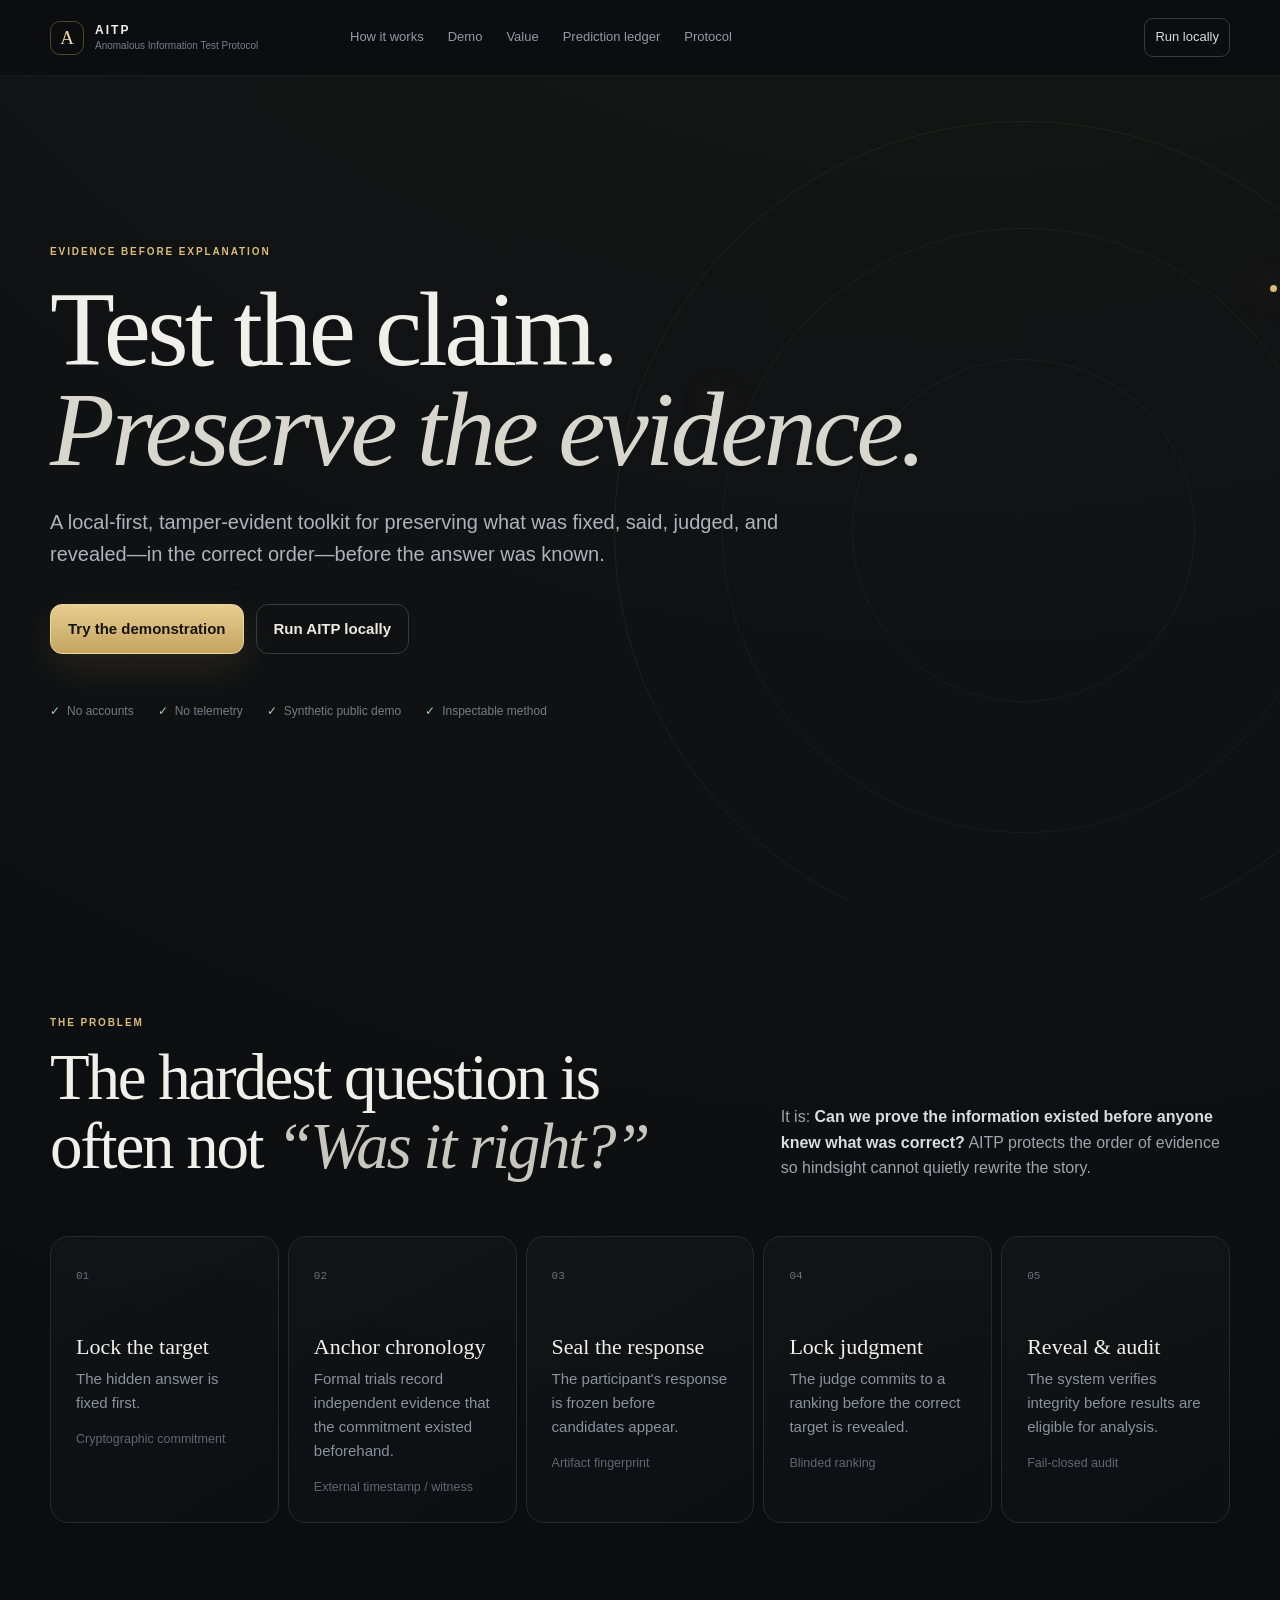
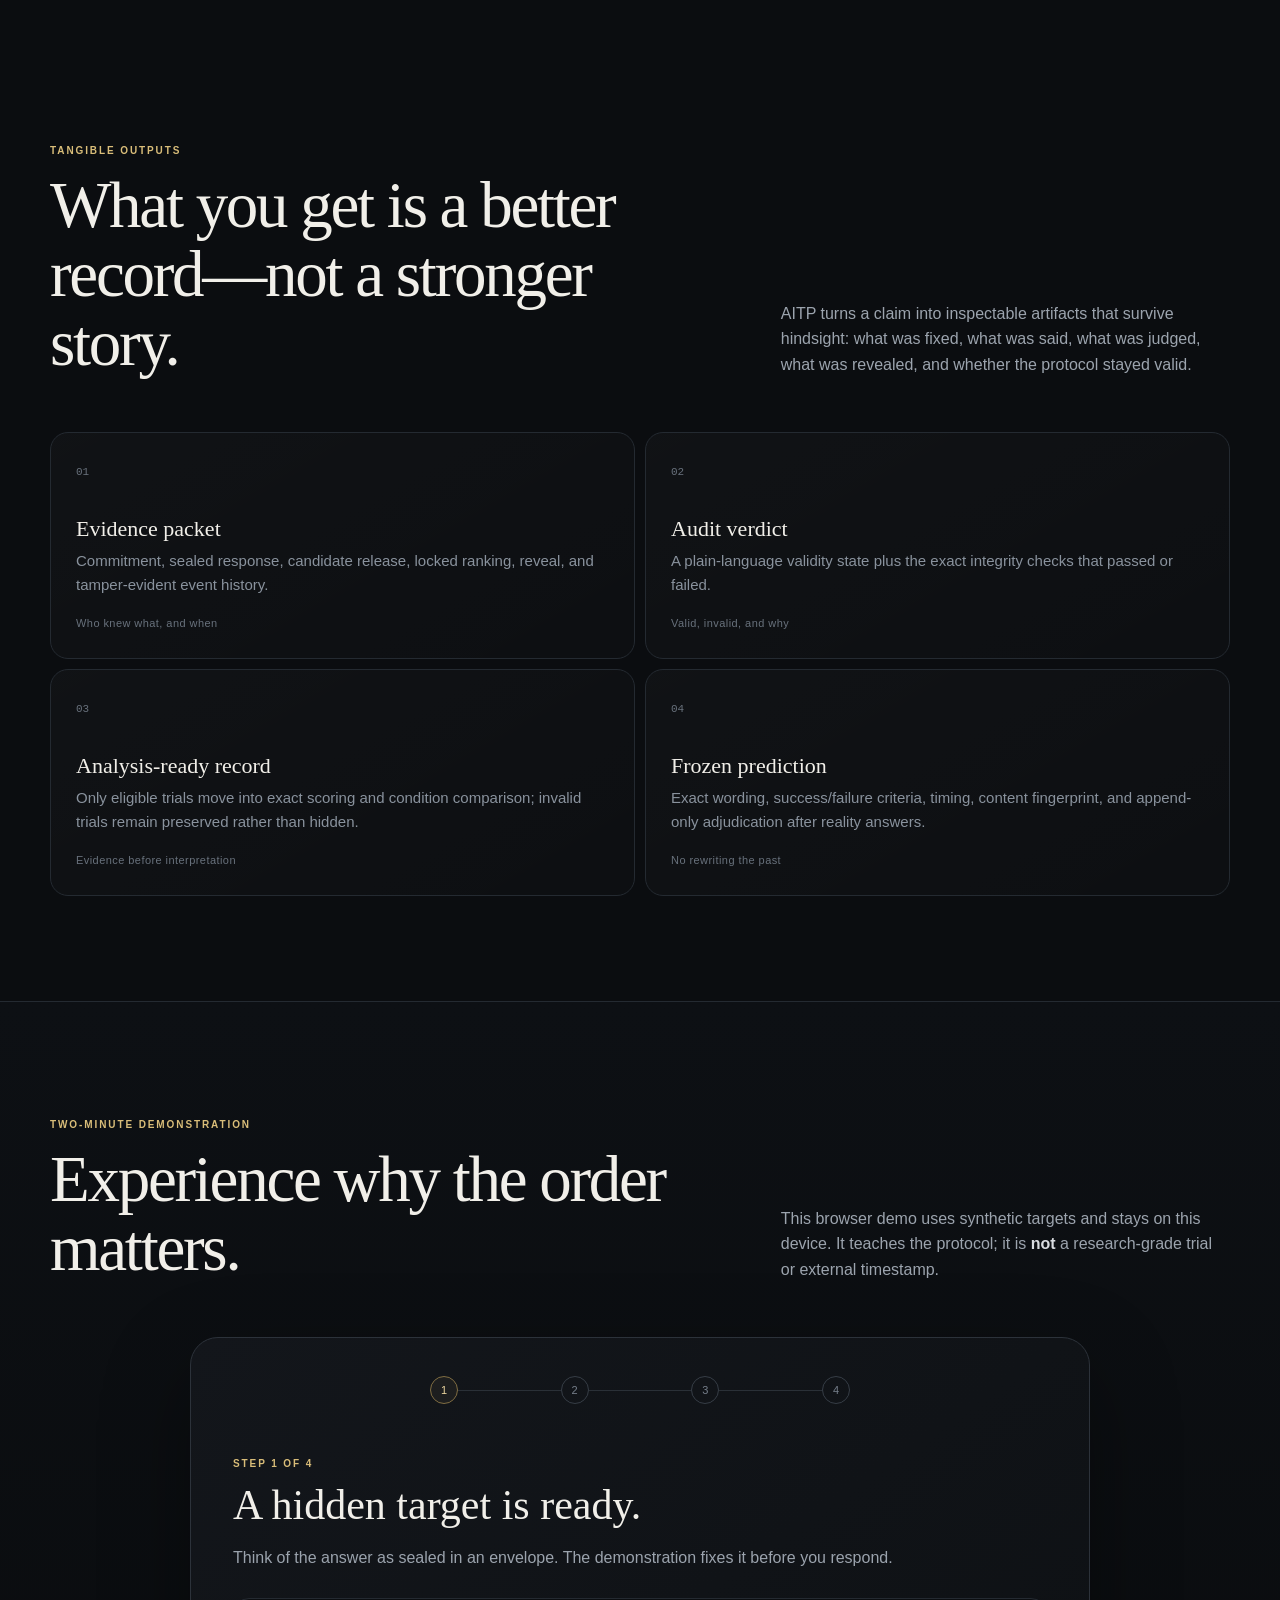
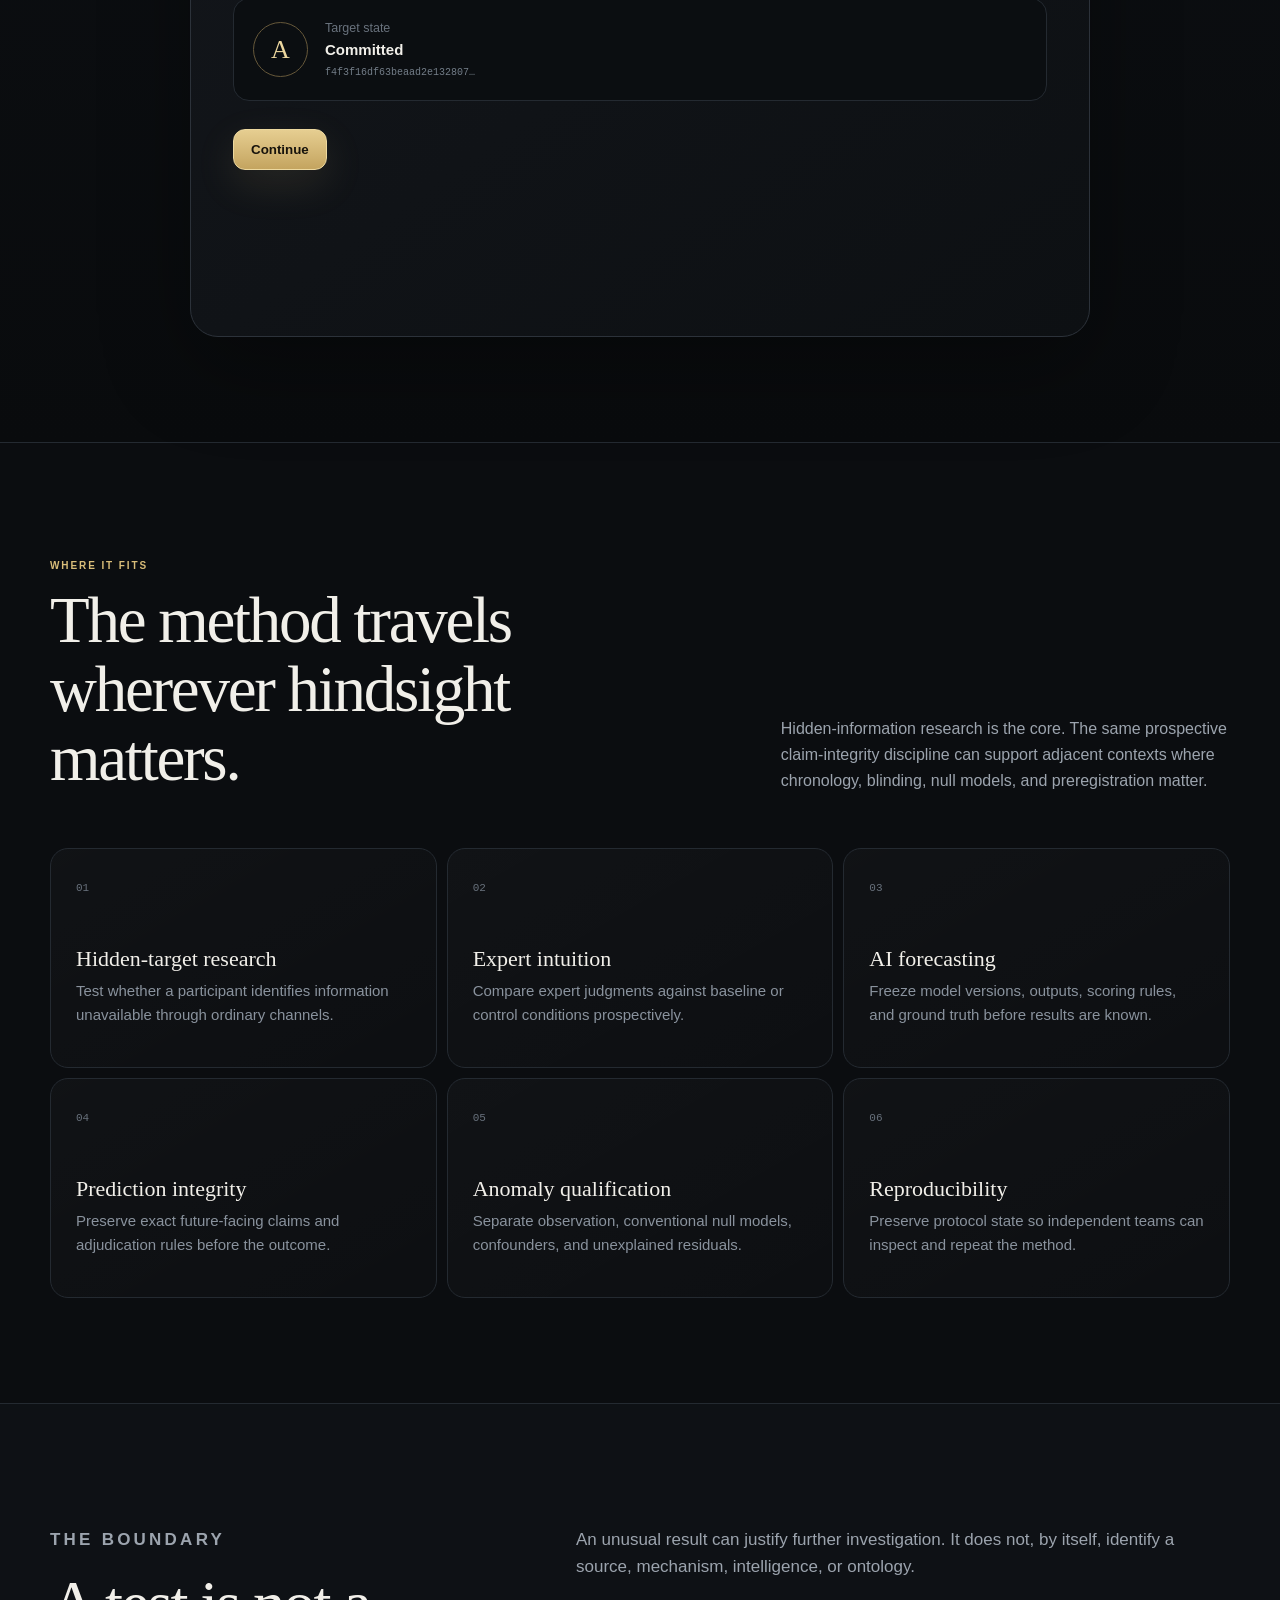
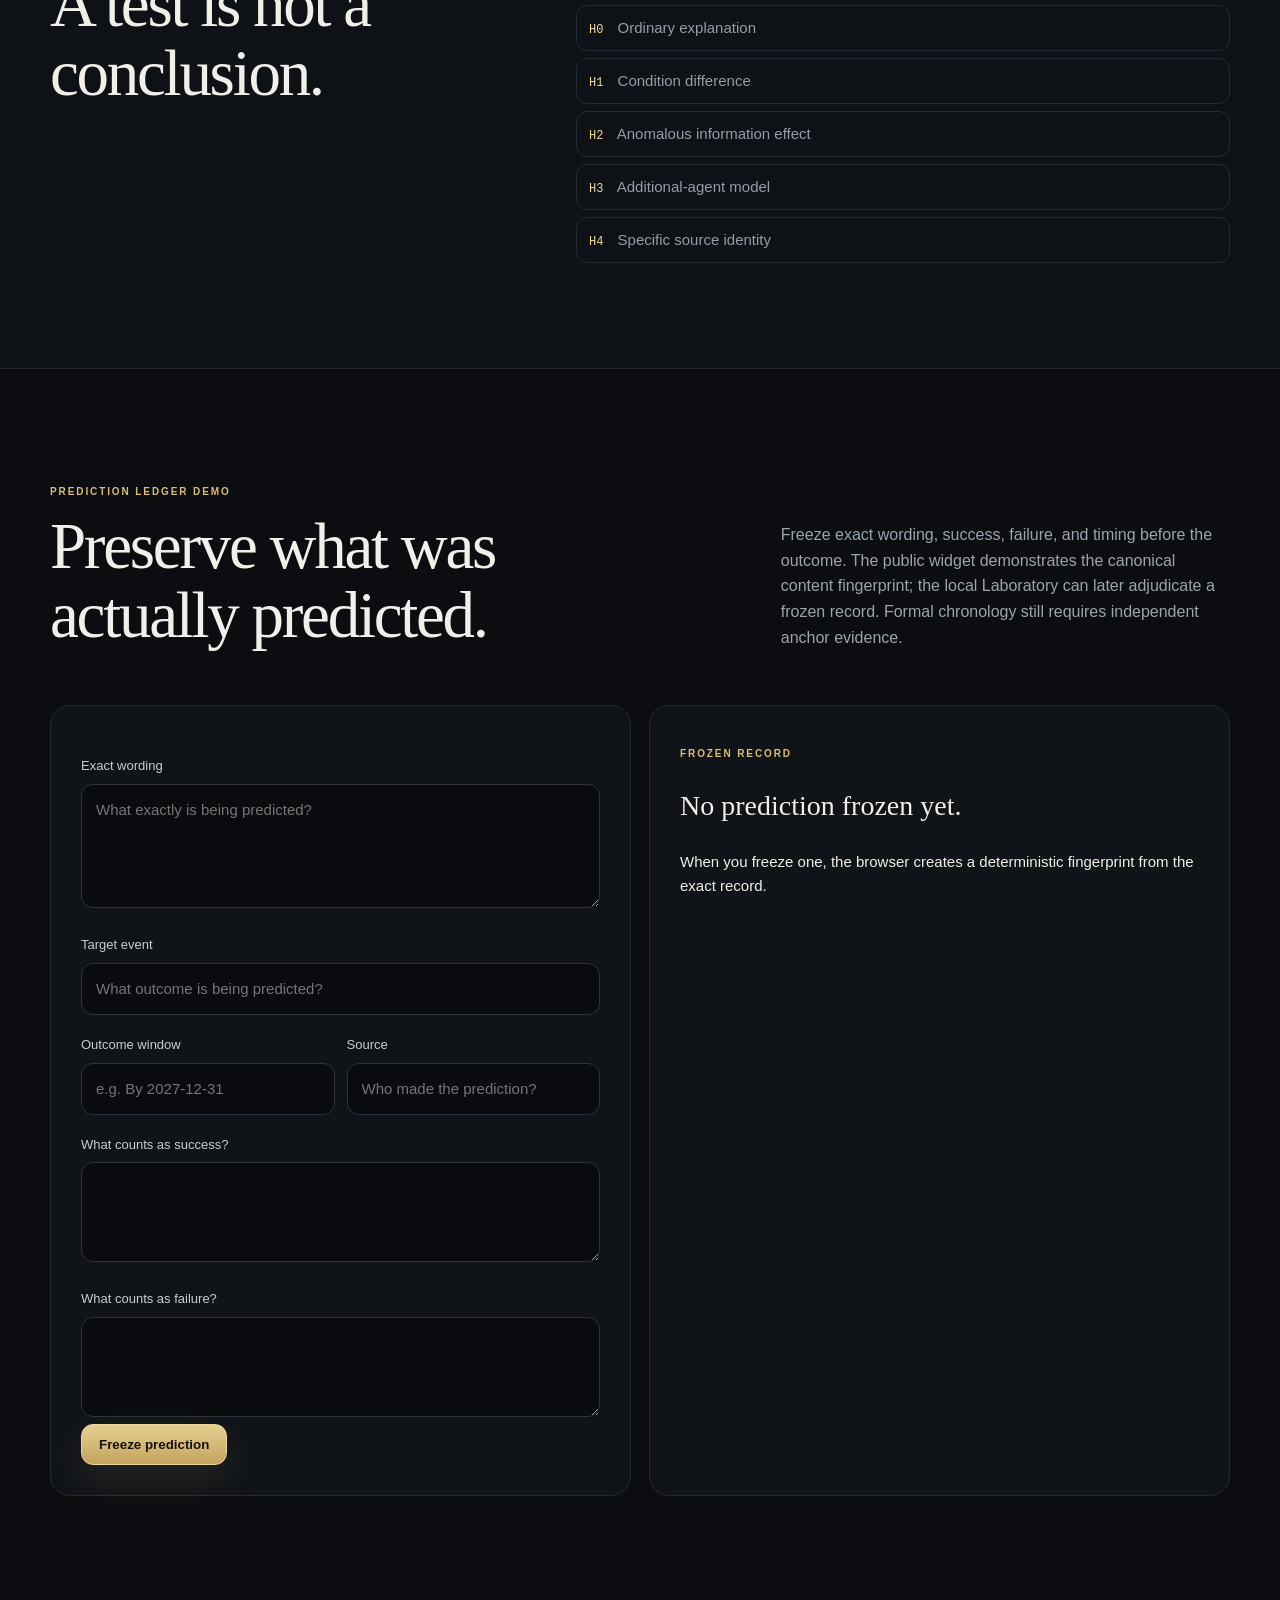
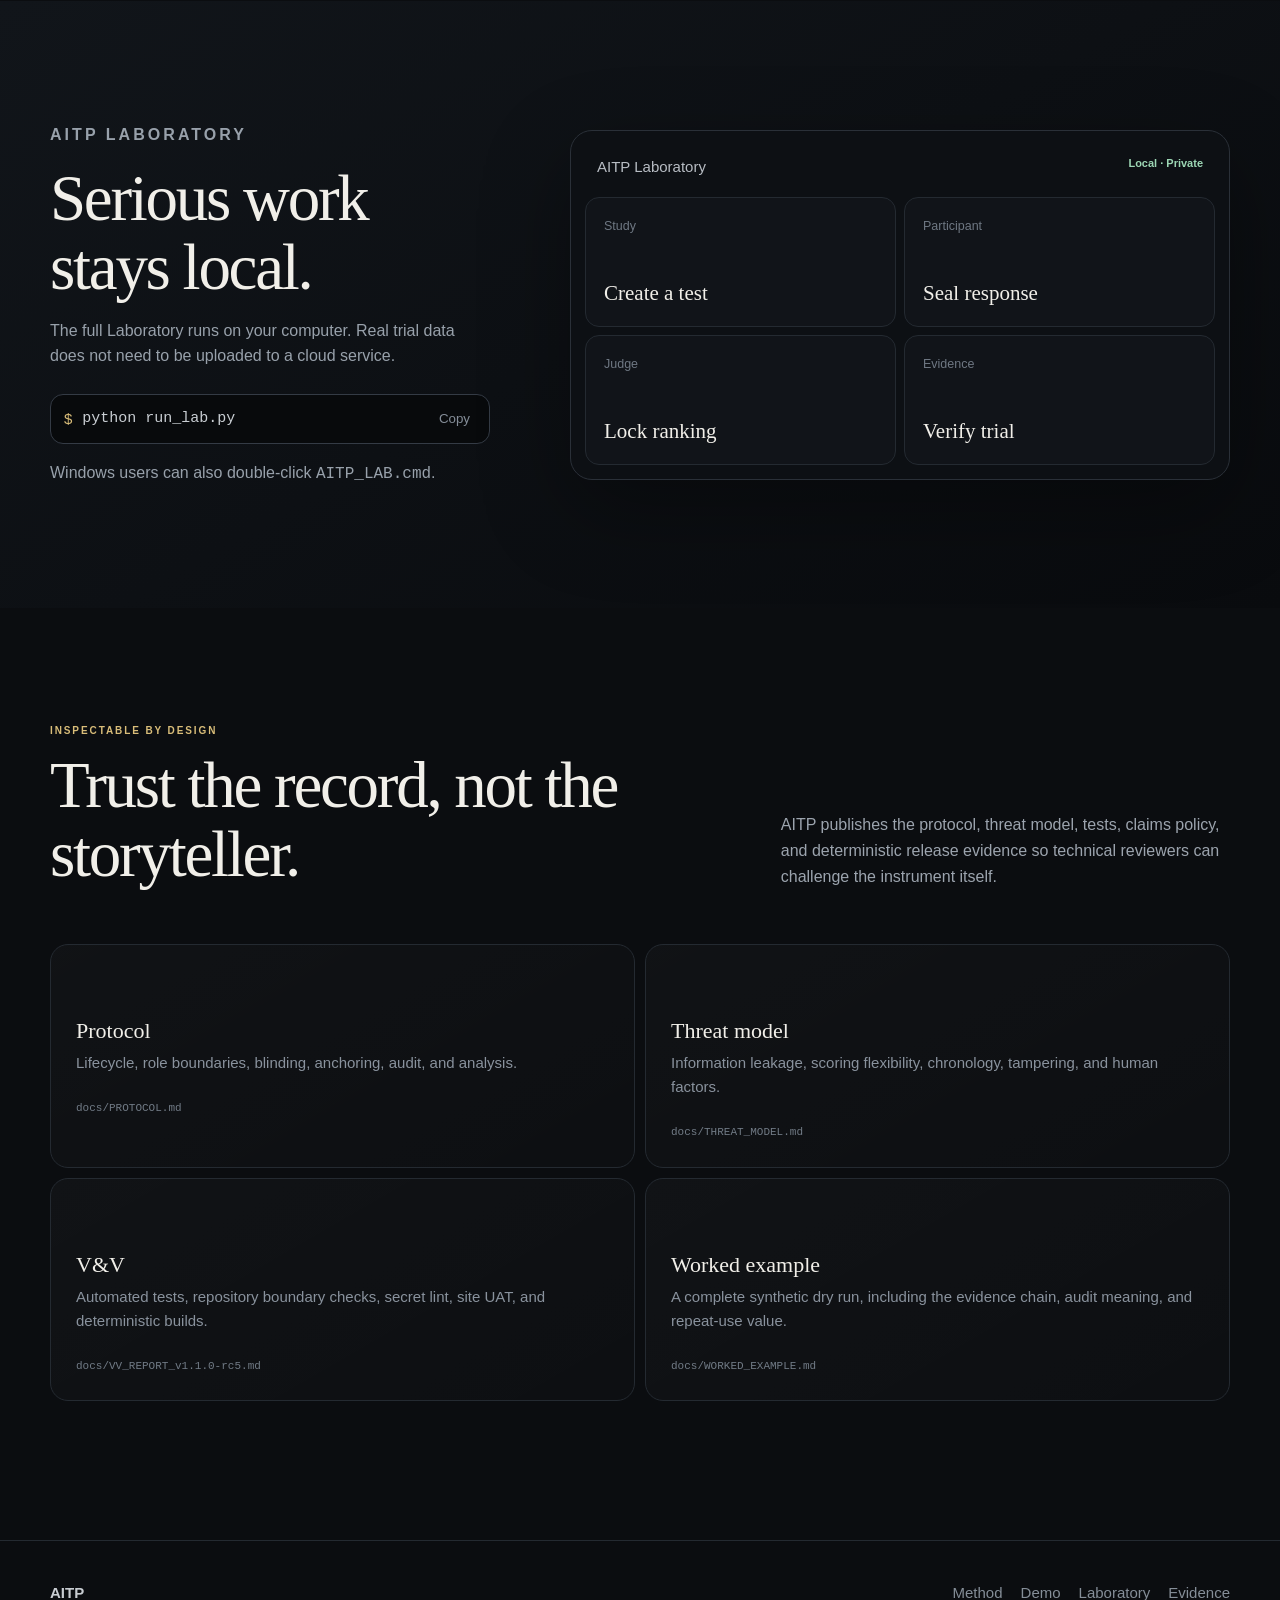
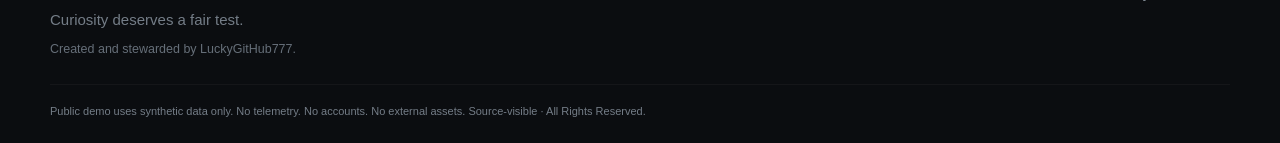
<file: site/index.html>
<!doctype html>
<html lang="en">
<head>
  <meta charset="utf-8">
  <meta name="viewport" content="width=device-width,initial-scale=1">
  <meta name="color-scheme" content="dark">
  <meta name="description" content="AITP — a tamper-evident method for testing whether information existed before the answer was known.">
  <meta name="theme-color" content="#0b0d10">
  <meta http-equiv="Content-Security-Policy" content="default-src 'self'; script-src 'self'; style-src 'self'; img-src 'self' data:; connect-src 'none'; font-src 'self'; object-src 'none'; base-uri 'none'; form-action 'none'">
  <title>AITP — Test the claim. Preserve the evidence.</title>
  <link rel="icon" href="favicon.svg" type="image/svg+xml">
  <link rel="stylesheet" href="styles.css">
</head>
<body>
<a class="skip" href="#main">Skip to content</a>
<header class="bar">
  <a class="brand" href="#top" aria-label="AITP home"><span class="brand-mark">A</span><span><strong>AITP</strong><small>Anomalous Information Test Protocol</small></span></a>
  <nav aria-label="Primary navigation">
    <a href="#how">How it works</a><a href="#demo">Demo</a><a href="#value">Value</a><a href="#ledger">Prediction ledger</a><a href="#inspect">Protocol</a>
  </nav>
  <a class="nav-cta" href="#laboratory">Run locally</a>
</header>
<main id="main">
  <section class="hero" id="top">
    <div class="orbital" aria-hidden="true"><span></span><span></span><span></span></div>
    <div class="shell hero-inner">
      <p class="eyebrow">Evidence before explanation</p>
      <h1>Test the claim.<br><em>Preserve the evidence.</em></h1>
      <p class="lead">A local-first, tamper-evident toolkit for preserving what was fixed, said, judged, and revealed—in the correct order—before the answer was known.</p>
      <div class="actions"><a class="button primary" href="#demo">Try the demonstration</a><a class="button quiet" href="#laboratory">Run AITP locally</a></div>
      <div class="trust"><span>No accounts</span><span>No telemetry</span><span>Synthetic public demo</span><span>Inspectable method</span></div>
    </div>
  </section>

  <section id="how" class="section shell">
    <div class="split-head"><div><p class="eyebrow">The problem</p><h2>The hardest question is often not <em>“Was it right?”</em></h2></div><p>It is: <strong>Can we prove the information existed before anyone knew what was correct?</strong> AITP protects the order of evidence so hindsight cannot quietly rewrite the story.</p></div>
    <div class="sequence" aria-label="AITP lifecycle">
      <article><b>01</b><h3>Lock the target</h3><p>The hidden answer is fixed first.</p><small>Cryptographic commitment</small></article>
      <article><b>02</b><h3>Anchor chronology</h3><p>Formal trials record independent evidence that the commitment existed beforehand.</p><small>External timestamp / witness</small></article>
      <article><b>03</b><h3>Seal the response</h3><p>The participant's response is frozen before candidates appear.</p><small>Artifact fingerprint</small></article>
      <article><b>04</b><h3>Lock judgment</h3><p>The judge commits to a ranking before the correct target is revealed.</p><small>Blinded ranking</small></article>
      <article><b>05</b><h3>Reveal & audit</h3><p>The system verifies integrity before results are eligible for analysis.</p><small>Fail-closed audit</small></article>
    </div>
  </section>

  <section id="value" class="section shell value">
    <div class="split-head"><div><p class="eyebrow">Tangible outputs</p><h2>What you get is a better record—not a stronger story.</h2></div><p>AITP turns a claim into inspectable artifacts that survive hindsight: what was fixed, what was said, what was judged, what was revealed, and whether the protocol stayed valid.</p></div>
    <div class="value-grid">
      <article><span>01</span><h3>Evidence packet</h3><p>Commitment, sealed response, candidate release, locked ranking, reveal, and tamper-evident event history.</p><small>Who knew what, and when</small></article>
      <article><span>02</span><h3>Audit verdict</h3><p>A plain-language validity state plus the exact integrity checks that passed or failed.</p><small>Valid, invalid, and why</small></article>
      <article><span>03</span><h3>Analysis-ready record</h3><p>Only eligible trials move into exact scoring and condition comparison; invalid trials remain preserved rather than hidden.</p><small>Evidence before interpretation</small></article>
      <article><span>04</span><h3>Frozen prediction</h3><p>Exact wording, success/failure criteria, timing, content fingerprint, and append-only adjudication after reality answers.</p><small>No rewriting the past</small></article>
    </div>
  </section>

  <section id="demo" class="section demo-wrap">
    <div class="shell">
      <div class="split-head"><div><p class="eyebrow">Two-minute demonstration</p><h2>Experience why the order matters.</h2></div><p>This browser demo uses synthetic targets and stays on this device. It teaches the protocol; it is <strong>not</strong> a research-grade trial or external timestamp.</p></div>
      <div class="demo-card" id="demo-card">
        <div class="demo-progress" aria-label="Demo progress"><span class="active">1</span><i></i><span>2</span><i></i><span>3</span><i></i><span>4</span></div>
        <div class="demo-panel active" data-demo-step="1">
          <p class="step-label">Step 1 of 4</p><h3>A hidden target is ready.</h3><p class="demo-copy">Think of the answer as sealed in an envelope. The demonstration fixes it before you respond.</p>
          <div class="seal-visual"><div class="seal-disc">A</div><div><small>Target state</small><strong>Committed</strong><code id="commit-preview">Preparing…</code></div></div>
          <button class="button primary" id="demo-start">Continue</button>
        </div>
        <div class="demo-panel" data-demo-step="2">
          <p class="step-label">Step 2 of 4</p><h3>Describe the hidden target.</h3><p class="demo-copy">Write impressions: shapes, colors, textures, setting, motion, temperature, or sounds. Do not search for an answer.</p>
          <label for="demo-response">Your response</label><textarea id="demo-response" rows="7" placeholder="Example: tall vertical shape, near water, warm red color…"></textarea>
          <p class="micro">Once sealed, the demo will not let you edit this response.</p><button class="button primary" id="seal-response">Seal response</button>
        </div>
        <div class="demo-panel" data-demo-step="3">
          <p class="step-label">Step 3 of 4</p><h3>Rank the candidates.</h3><p class="demo-copy">Best match first. The correct target is still hidden.</p>
          <div id="candidate-list" class="candidate-list" role="list" aria-label="Candidate ranking"></div><div id="ranking-live" class="sr-only" aria-live="polite"></div>
          <p class="micro">Use Move up / Move down. Keyboard and touch both work.</p><button class="button primary" id="lock-ranking">Lock ranking</button>
        </div>
        <div class="demo-panel" data-demo-step="4">
          <p class="step-label">Step 4 of 4</p><h3>Reveal.</h3>
          <div class="reveal-grid"><div class="target-art" id="reveal-art" aria-hidden="true"></div><div><p class="eyebrow">True target</p><h4 id="reveal-label">—</h4><p id="reveal-detail">—</p></div></div>
          <div class="integrity"><span>Target fixed first</span><span>Response sealed before candidates</span><span>Ranking sealed before reveal</span><span>Evidence fingerprints generated</span></div>
          <div class="meaning"><small>What this result means</small><p id="demo-meaning"></p><strong>A single demonstration is not evidence of an anomalous information effect.</strong></div>
          <details><summary>Technical fingerprints</summary><pre id="demo-tech"></pre></details>
          <div class="actions"><button class="button primary" id="demo-again">Try another</button><a class="button quiet" href="#laboratory">See the real Laboratory</a></div>
        </div>
        <div class="live" id="demo-live" aria-live="polite"></div>
      </div>
    </div>
  </section>

  <section id="uses" class="section shell">
    <div class="split-head"><div><p class="eyebrow">Where it fits</p><h2>The method travels wherever hindsight matters.</h2></div><p>Hidden-information research is the core. The same prospective claim-integrity discipline can support adjacent contexts where chronology, blinding, null models, and preregistration matter.</p></div>
    <div class="use-grid">
      <article><span>01</span><h3>Hidden-target research</h3><p>Test whether a participant identifies information unavailable through ordinary channels.</p></article>
      <article><span>02</span><h3>Expert intuition</h3><p>Compare expert judgments against baseline or control conditions prospectively.</p></article>
      <article><span>03</span><h3>AI forecasting</h3><p>Freeze model versions, outputs, scoring rules, and ground truth before results are known.</p></article>
      <article><span>04</span><h3>Prediction integrity</h3><p>Preserve exact future-facing claims and adjudication rules before the outcome.</p></article>
      <article><span>05</span><h3>Anomaly qualification</h3><p>Separate observation, conventional null models, confounders, and unexplained residuals.</p></article>
      <article><span>06</span><h3>Reproducibility</h3><p>Preserve protocol state so independent teams can inspect and repeat the method.</p></article>
    </div>
  </section>

  <section class="section boundary">
    <div class="shell boundary-inner"><div><p class="eyebrow">The boundary</p><h2>A test is not a conclusion.</h2></div><div><p>An unusual result can justify further investigation. It does not, by itself, identify a source, mechanism, intelligence, or ontology.</p><div class="ladder"><span><b>H0</b> Ordinary explanation</span><span><b>H1</b> Condition difference</span><span><b>H2</b> Anomalous information effect</span><span><b>H3</b> Additional-agent model</span><span><b>H4</b> Specific source identity</span></div></div></div>
  </section>

  <section id="ledger" class="section shell">
    <div class="split-head"><div><p class="eyebrow">Prediction Ledger demo</p><h2>Preserve what was actually predicted.</h2></div><p>Freeze exact wording, success, failure, and timing before the outcome. The public widget demonstrates the canonical content fingerprint; the local Laboratory can later adjudicate a frozen record. Formal chronology still requires independent anchor evidence.</p></div>
    <div class="ledger-grid">
      <form id="prediction-form" class="panel">
        <label for="pred-wording">Exact wording</label><textarea id="pred-wording" rows="4" required placeholder="What exactly is being predicted?"></textarea>
        <label for="pred-event">Target event</label><input id="pred-event" placeholder="What outcome is being predicted?">
        <div class="two"><div><label for="pred-window">Outcome window</label><input id="pred-window" placeholder="e.g. By 2027-12-31"></div><div><label for="pred-source">Source</label><input id="pred-source" placeholder="Who made the prediction?"></div></div>
        <label for="pred-success">What counts as success?</label><textarea id="pred-success" rows="3" required></textarea>
        <label for="pred-failure">What counts as failure?</label><textarea id="pred-failure" rows="3" required></textarea>
        <button class="button primary" type="submit">Freeze prediction</button>
      </form>
      <div class="panel ledger-output" id="prediction-output"><p class="eyebrow">Frozen record</p><h3>No prediction frozen yet.</h3><p>When you freeze one, the browser creates a deterministic fingerprint from the exact record.</p></div>
    </div>
  </section>

  <section id="laboratory" class="section laboratory">
    <div class="shell lab-public">
      <div><p class="eyebrow">AITP Laboratory</p><h2>Serious work stays local.</h2><p>The full Laboratory runs on your computer. Real trial data does not need to be uploaded to a cloud service.</p>
        <div class="terminal" role="group" aria-label="Launch command"><span>$</span><code>python run_lab.py</code><button id="copy-lab" aria-label="Copy launch command">Copy</button></div>
        <p class="micro">Windows users can also double-click <code>AITP_LAB.cmd</code>.</p></div>
      <div class="instrument"><div class="instrument-top"><span>AITP Laboratory</span><b>Local · Private</b></div><div class="instrument-body"><article><small>Study</small><strong>Create a test</strong></article><article><small>Participant</small><strong>Seal response</strong></article><article><small>Judge</small><strong>Lock ranking</strong></article><article><small>Evidence</small><strong>Verify trial</strong></article></div></div>
    </div>
  </section>

  <section id="inspect" class="section shell inspect">
    <div class="split-head"><div><p class="eyebrow">Inspectable by design</p><h2>Trust the record, not the storyteller.</h2></div><p>AITP publishes the protocol, threat model, tests, claims policy, and deterministic release evidence so technical reviewers can challenge the instrument itself.</p></div>
    <div class="inspect-grid"><article><h3>Protocol</h3><p>Lifecycle, role boundaries, blinding, anchoring, audit, and analysis.</p><code>docs/PROTOCOL.md</code></article><article><h3>Threat model</h3><p>Information leakage, scoring flexibility, chronology, tampering, and human factors.</p><code>docs/THREAT_MODEL.md</code></article><article><h3>V&amp;V</h3><p>Automated tests, repository boundary checks, secret lint, site UAT, and deterministic builds.</p><code>docs/VV_REPORT_v1.1.0-rc5.md</code></article><article><h3>Worked example</h3><p>A complete synthetic dry run, including the evidence chain, audit meaning, and repeat-use value.</p><code>docs/WORKED_EXAMPLE.md</code></article></div>
    <div class="actions"><a class="button primary" id="github-link" href="#" rel="noopener">Inspect on GitHub</a><a class="button quiet" id="example-link" href="#" rel="noopener">Read worked example</a><a class="button quiet" id="citation-link" href="#" rel="noopener">Cite AITP</a></div>
  </section>
</main>
<footer><div class="shell footer"><div><strong>AITP</strong><p>Curiosity deserves a fair test.</p><small>Created and stewarded by LuckyGitHub777.</small></div><div><a href="#how">Method</a><a href="#demo">Demo</a><a href="#laboratory">Laboratory</a><a href="#inspect">Evidence</a></div></div><div class="shell footer-note">Public demo uses synthetic data only. No telemetry. No accounts. No external assets. Source-visible · All Rights Reserved.</div></footer>
<div id="alert" class="alert" role="alert" aria-live="assertive" hidden></div><div id="toast" role="status" aria-live="polite"></div>
<script src="app.js"></script>
</body>
</html>
</file>
<file: site/styles.css>
:root{--bg:#0b0d10;--surface:#111419;--surface2:#151920;--line:#242a31;--line2:#343b45;--text:#f1efe9;--muted:#929aa5;--gold:#d9bd79;--gold2:#edd79f;--good:#9dd7b5;--bad:#e3a29e;--shell:min(1180px,calc(100% - 48px));--radius:22px;--shadow:0 30px 90px rgba(0,0,0,.32)}
*{box-sizing:border-box}html{scroll-behavior:smooth;background:var(--bg)}body{margin:0;background:radial-gradient(circle at 75% -10%,rgba(217,189,121,.07),transparent 26%),var(--bg);color:var(--text);font:15px/1.6 Inter,ui-sans-serif,-apple-system,BlinkMacSystemFont,"Segoe UI",sans-serif}a{color:inherit}.skip{position:fixed;left:12px;top:-60px;background:#fff;color:#111;padding:8px 12px;border-radius:8px;z-index:100}.skip:focus{top:12px}.shell{width:var(--shell);margin:auto}.bar{position:sticky;top:0;z-index:50;min-height:76px;display:flex;align-items:center;gap:30px;padding:0 max(24px,calc((100vw - 1180px)/2));border-bottom:1px solid rgba(255,255,255,.06);background:rgba(11,13,16,.83);backdrop-filter:blur(20px)}.brand{display:flex;align-items:center;gap:11px;text-decoration:none;min-width:260px}.brand-mark{width:34px;height:34px;display:grid;place-items:center;border:1px solid #50472f;border-radius:10px;color:var(--gold2);font:19px Georgia,serif}.brand strong,.brand small{display:block}.brand strong{font-size:12px;letter-spacing:.17em}.brand small{font-size:10px;color:#777f8a;margin-top:-2px}.bar nav{display:flex;gap:4px;flex:1}.bar nav a,.nav-cta{text-decoration:none;color:#939ba6;padding:8px 10px;border-radius:9px;font-size:13px}.bar nav a:hover,.bar nav a:focus-visible{color:#fff;background:rgba(255,255,255,.04)}.nav-cta{border:1px solid var(--line2);color:#d7dbe0;white-space:nowrap}.hero{min-height:calc(100vh - 76px);display:grid;align-items:center;position:relative;overflow:hidden}.hero-inner{padding:95px 0 115px;position:relative;z-index:2}.eyebrow,.step-label{text-transform:uppercase;letter-spacing:.19em;color:var(--gold);font-size:10px;font-weight:700}.hero h1,.section h2{font-family:Georgia,"Times New Roman",serif;font-weight:400;letter-spacing:-.035em}.hero h1{font-size:clamp(58px,8.3vw,108px);line-height:.94;margin:20px 0 27px;max-width:930px}.hero h1 em{font-weight:400;color:#d9d6cd}.lead{font-size:20px;line-height:1.58;color:#adb4bd;max-width:740px}.actions{display:flex;gap:12px;flex-wrap:wrap;margin-top:34px}.button{appearance:none;border:1px solid var(--line2);background:#15191f;color:#eeeae0;text-decoration:none;border-radius:12px;padding:12px 17px;font-weight:700;cursor:pointer;transition:transform .16s,border-color .16s,background .16s}.button:hover{transform:translateY(-1px);border-color:#545c66}.button:focus-visible,button:focus-visible,a:focus-visible,input:focus-visible,textarea:focus-visible,summary:focus-visible{outline:2px solid var(--gold2);outline-offset:3px}.button.primary{background:linear-gradient(180deg,#e6ce91,#c4a45f);color:#17130c;border-color:#ecd89f;box-shadow:0 14px 40px rgba(217,189,121,.12)}.button.quiet{background:transparent}.trust{display:flex;flex-wrap:wrap;gap:10px 24px;margin-top:48px;color:#747d88;font-size:12px}.trust span:before{content:"✓";color:var(--good);margin-right:7px}.orbital{position:absolute;right:-12vw;top:5vh;width:min(64vw,850px);aspect-ratio:1;border:1px solid rgba(217,189,121,.08);border-radius:50%}.orbital:before,.orbital:after{content:"";position:absolute;inset:13%;border:1px solid rgba(217,189,121,.06);border-radius:50%;transform:rotate(23deg)}.orbital:after{inset:29%;border-color:rgba(255,255,255,.045);transform:rotate(-18deg)}.orbital span{position:absolute;width:7px;height:7px;background:var(--gold);border-radius:50%;box-shadow:0 0 30px rgba(217,189,121,.65)}.orbital span:nth-child(1){left:12%;top:34%}.orbital span:nth-child(2){right:19%;top:20%}.orbital span:nth-child(3){right:10%;bottom:29%}.section{padding:105px 0}.split-head{display:grid;grid-template-columns:1.15fr .8fr;gap:85px;align-items:end;margin-bottom:55px}.section h2{font-size:clamp(39px,5.2vw,65px);line-height:1.06;margin:12px 0 0}.section h2 em{font-weight:400;color:#c9c6bd}.split-head>p{color:#9ca4ae;font-size:16px;margin:0}.split-head strong{color:#d9dce0}.sequence{display:grid;grid-template-columns:repeat(5,1fr);gap:9px}.sequence article,.use-grid article,.inspect-grid article,.value-grid article{min-height:220px;padding:25px;border:1px solid var(--line);border-radius:18px;background:linear-gradient(150deg,rgba(255,255,255,.025),rgba(255,255,255,.006))}.sequence b,.use-grid article>span,.value-grid article>span{font:11px ui-monospace,monospace;color:#68717c}.sequence h3,.use-grid h3,.inspect-grid h3,.value-grid h3{font:400 22px Georgia,serif;margin:48px 0 7px}.sequence p,.use-grid p,.inspect-grid p,.value-grid p{color:#89929d;margin:0}.sequence small{display:block;color:#5f6873;margin-top:14px}.demo-wrap{background:linear-gradient(180deg,#0d1014,#090b0d);border-top:1px solid var(--line);border-bottom:1px solid var(--line)}.demo-card{max-width:900px;margin:auto;border:1px solid #2c323a;background:linear-gradient(145deg,#13161b,#0d1013);border-radius:28px;padding:38px 42px;box-shadow:var(--shadow);min-height:600px}.demo-progress{display:flex;align-items:center;max-width:420px;margin:0 auto 52px}.demo-progress span{width:28px;height:28px;display:grid;place-items:center;border:1px solid #363d46;border-radius:50%;color:#767f8b;font-size:11px}.demo-progress span.active{border-color:#806d42;color:var(--gold2);background:rgba(217,189,121,.06)}.demo-progress i{height:1px;background:#2a3037;flex:1}.demo-panel{display:none}.demo-panel.active{display:block}.demo-panel h3{font:400 42px/1.1 Georgia,serif;margin:10px 0 15px}.demo-copy{color:#9ba3ad;font-size:16px;max-width:670px}.seal-visual{display:flex;align-items:center;gap:17px;padding:19px;border:1px solid var(--line);border-radius:16px;background:#0b0e11;margin:28px 0}.seal-disc{width:55px;height:55px;border-radius:50%;border:1px solid #66583a;display:grid;place-items:center;font:26px Georgia,serif;color:var(--gold2)}.seal-visual small,.seal-visual strong,.seal-visual code{display:block}.seal-visual small{color:#69727d}.seal-visual code{color:#737d88;font-size:10px;margin-top:3px;word-break:break-all}label{display:block;color:#c9cdd2;font-size:13px;margin:20px 0 7px}textarea,input{width:100%;background:#090b0e;color:#eeeae2;border:1px solid #2d333b;border-radius:12px;padding:13px 14px;font:inherit}textarea{resize:vertical}.micro{font-size:12px;color:#6d7680}.candidate-list{display:grid;gap:9px;margin:24px 0}.candidate{display:grid;grid-template-columns:42px 84px 1fr auto;gap:14px;align-items:center;border:1px solid var(--line);border-radius:15px;padding:12px;background:#0a0d10}.rank{width:36px;height:36px;border-radius:10px;background:#171b20;display:grid;place-items:center;color:var(--gold2);font-weight:700}.mini-art,.target-art{border:1px solid #2d333a;background:#11151a;border-radius:13px;overflow:hidden}.mini-art{width:84px;height:62px}.mini-art svg,.target-art svg{display:block;width:100%;height:100%}.candidate h4{margin:0;font-size:14px}.candidate p{margin:2px 0 0;color:#76808b;font-size:12px}.move{display:flex;gap:5px}.move button{width:32px;height:32px;border:1px solid #2d333a;border-radius:8px;background:transparent;color:#9aa2ac;cursor:pointer}.reveal-grid{display:grid;grid-template-columns:260px 1fr;gap:28px;align-items:center;padding:20px;border:1px solid rgba(217,189,121,.22);border-radius:20px;background:radial-gradient(circle at 0 0,rgba(217,189,121,.07),transparent 45%),#0a0d10}.target-art{height:190px}.reveal-grid h4{font:400 36px Georgia,serif;margin:8px 0}.reveal-grid p{color:#919aa4}.integrity{display:grid;grid-template-columns:1fr 1fr;gap:8px;margin:17px 0}.integrity span{border:1px solid var(--line);border-radius:11px;padding:11px;color:#a6adb6;font-size:12px}.integrity span:before{content:"✓";color:var(--good);margin-right:7px}.meaning{border:1px solid #39311f;background:#15130e;border-radius:14px;padding:17px 19px;margin-top:16px}.meaning small{color:var(--gold);text-transform:uppercase;letter-spacing:.16em}.meaning p{color:#c8c3b7;margin:6px 0}.meaning strong{display:block;color:#ebe3d2;font-size:12px}details{margin-top:18px;border-top:1px solid var(--line);padding-top:14px}summary{cursor:pointer;color:#aab1ba}pre{white-space:pre-wrap;word-break:break-all;color:#717a85;font:11px/1.55 ui-monospace,monospace}.live{height:1px;overflow:hidden}.value-grid{display:grid;grid-template-columns:repeat(2,minmax(0,1fr));gap:10px}.value-grid article{min-height:190px}.value-grid h3{margin-top:34px}.value-grid small{display:block;color:#68717c;margin-top:18px;font-size:11px;letter-spacing:.04em}.use-grid{display:grid;grid-template-columns:repeat(3,1fr);gap:10px}.boundary{background:#0e1115;border-top:1px solid var(--line);border-bottom:1px solid var(--line)}.boundary-inner{display:grid;grid-template-columns:.8fr 1.2fr;gap:90px;align-items:start}.boundary-inner p{color:#9ca4ae;font-size:17px}.ladder{display:grid;gap:7px;margin-top:25px}.ladder span{border:1px solid var(--line);border-radius:11px;padding:10px 12px;color:#959da8}.ladder b{color:var(--gold2);margin-right:10px;font:12px ui-monospace,monospace}.ledger-grid{display:grid;grid-template-columns:1fr 1fr;gap:18px}.panel{border:1px solid var(--line);background:#101318;border-radius:20px;padding:30px}.two{display:grid;grid-template-columns:1fr 1fr;gap:12px}.ledger-output h3{font:400 28px Georgia,serif}.frozen{margin-top:20px;padding:16px;border:1px solid rgba(157,215,181,.19);background:rgba(157,215,181,.025);border-radius:13px}.frozen code{font-size:10px;color:#75808a;word-break:break-all}.laboratory{background:linear-gradient(150deg,#11151a,#090b0e)}.lab-public{display:grid;grid-template-columns:.8fr 1.2fr;gap:80px;align-items:center}.lab-public p{color:#98a1ab;font-size:16px}.terminal{margin-top:25px;border:1px solid var(--line2);background:#080a0c;border-radius:13px;padding:12px 13px;display:grid;grid-template-columns:auto 1fr auto;gap:10px;align-items:center}.terminal span{color:var(--gold)}.terminal code{color:#c9ced3}.terminal button{border:0;background:transparent;color:#848d98;cursor:pointer}.instrument{border:1px solid #2a3038;border-radius:22px;background:#0d1014;box-shadow:var(--shadow);padding:14px}.instrument-top{display:flex;justify-content:space-between;padding:10px 12px 18px;color:#b8bdc4}.instrument-top b{font-size:11px;color:var(--good)}.instrument-body{display:grid;grid-template-columns:1fr 1fr;gap:8px}.instrument article{min-height:130px;border:1px solid var(--line);border-radius:14px;padding:18px;background:#111419}.instrument small,.instrument strong{display:block}.instrument small{color:#6f7883}.instrument strong{font:400 21px Georgia,serif;margin-top:45px}.inspect-grid{display:grid;grid-template-columns:repeat(2,minmax(0,1fr));gap:10px}.inspect-grid code{display:block;color:#717b86;font-size:11px;margin-top:25px}footer{border-top:1px solid var(--line);padding:40px 0 24px;color:#747d87}.footer{display:flex;justify-content:space-between}.footer strong{color:#c8ccd1}.footer p{margin:3px 0}.footer small{display:block;margin-top:7px;color:#666f79}.footer small a{color:#aeb4bc}.footer>div:last-child{display:flex;gap:18px}.footer a{text-decoration:none;color:#858e98}.footer-note{font-size:11px;border-top:1px solid rgba(255,255,255,.04);padding-top:18px;margin-top:25px}#toast{position:fixed;right:22px;bottom:22px;background:#eee9dd;color:#111;border-radius:12px;padding:12px 15px;box-shadow:0 20px 55px rgba(0,0,0,.4);opacity:0;transform:translateY(8px);pointer-events:none;transition:.18s;z-index:100;max-width:360px}#toast.show{opacity:1;transform:none}
@media(max-width:1000px){.bar{flex-wrap:wrap;gap:8px 16px;padding:10px 24px}.brand{flex:1;min-width:0}.bar nav{display:flex;order:3;width:100%;min-width:0;max-width:100%;overflow-x:auto;overscroll-behavior-inline:contain;scrollbar-width:thin;padding-bottom:2px}.bar nav a{flex:0 0 auto}.sequence{grid-template-columns:repeat(2,minmax(0,1fr))}.sequence article:last-child{grid-column:1/-1}.split-head,.boundary-inner,.lab-public{grid-template-columns:minmax(0,1fr);gap:28px}.use-grid,.inspect-grid,.value-grid{grid-template-columns:repeat(2,minmax(0,1fr))}.inspect-grid article{min-width:0}.inspect-grid code{overflow-wrap:anywhere;word-break:break-word}.hero{min-height:auto}.orbital{opacity:.55}.ledger-grid{grid-template-columns:minmax(0,1fr)}.reveal-grid{grid-template-columns:220px minmax(0,1fr)}}
@media(max-width:650px){:root{--shell:min(100% - 24px,1180px)}.bar{padding:10px 12px;min-height:68px}.brand small{display:none}.brand{min-width:0}.nav-cta{font-size:12px}.hero-inner{padding:78px 0 86px}.hero h1{font-size:clamp(42px,13vw,52px)}.lead{font-size:17px}.section{padding:74px 0}.section h2{font-size:39px}.sequence,.use-grid,.inspect-grid,.value-grid,.integrity,.instrument-body{grid-template-columns:minmax(0,1fr)}.demo-card{padding:25px 18px;border-radius:18px}.demo-panel h3{font-size:34px}.candidate{grid-template-columns:36px 68px minmax(0,1fr)}.candidate>*{min-width:0}.mini-art{width:68px;height:52px}.move{grid-column:3}.reveal-grid{grid-template-columns:minmax(0,1fr)}.target-art{height:180px}.two{grid-template-columns:minmax(0,1fr)}.footer{flex-direction:column;gap:20px}.footer>div:last-child{flex-wrap:wrap}.actions{flex-direction:column}.button{text-align:center}.trust{gap:8px 16px}.orbital{right:-60vw;width:130vw}.lab-public{gap:35px}.panel{padding:22px 18px}.terminal{grid-template-columns:auto minmax(0,1fr) auto}.terminal code{overflow-wrap:anywhere;word-break:break-word}}
@media(prefers-reduced-motion:reduce){*{scroll-behavior:auto!important;transition:none!important}.orbital{display:none}}

.move button{min-width:44px;min-height:44px}
.alert{position:fixed;left:50%;top:88px;transform:translateX(-50%);width:min(680px,calc(100% - 32px));z-index:120;border:1px solid rgba(227,162,158,.45);background:#211516;color:#f0d8d6;border-radius:14px;padding:13px 16px;box-shadow:0 20px 60px rgba(0,0,0,.4)}
.alert[hidden]{display:none}
[aria-invalid="true"]{border-color:#b66f6b!important;box-shadow:0 0 0 3px rgba(227,162,158,.14)!important}
#github-link[hidden]{display:none}

#example-link[hidden],#citation-link[hidden]{display:none}
</file>
